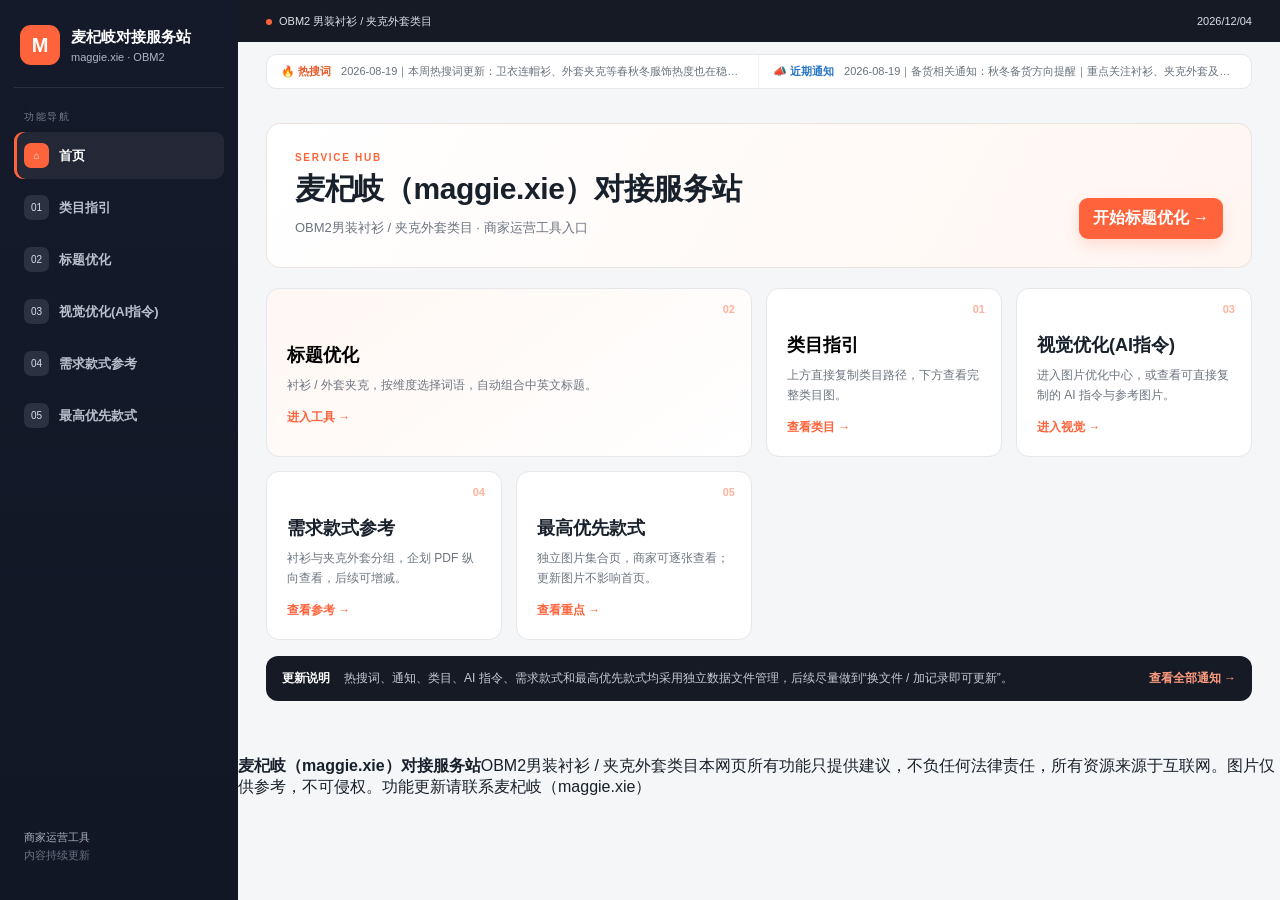
<file: index.html>
<!doctype html>
<html lang="zh-CN">
<head>
<meta charset="utf-8">
<meta name="viewport" content="width=device-width,initial-scale=1">
<title>麦杞岐（maggie.xie）对接服务站</title>
<meta name="description" content="OBM2男装衬衫与夹克外套类目商家运营工具入口">
<link rel="stylesheet" href="style.css">
</head>
<body>
<div id="app">
  <aside class="sidebar">
    <a class="brand-block" href="index.html" aria-label="返回首页"><span class="brand-mark">M</span><span class="brand-text"><strong>麦杞岐对接服务站</strong><small>maggie.xie · OBM2</small></span></a>
    <div class="side-caption">功能导航</div>
    <nav class="side-nav">
      <a class="nav-item active" href="index.html"><span>⌂</span><b>首页</b></a>
      <button class="nav-item" data-go="category"><i>01</i><b>类目指引</b></button>
      <button class="nav-item" data-go="title"><i>02</i><b>标题优化</b></button>
      <a class="nav-item" href="visual.html"><i>03</i><b>视觉优化(AI指令)</b></a>
      <a class="nav-item" href="reference.html"><i>04</i><b>需求款式参考</b></a>
      <a class="nav-item" href="priority.html"><i>05</i><b>最高优先款式</b></a>
    </nav>
    <div class="side-bottom">商家运营工具<br><span>内容持续更新</span></div>
  </aside>

  <div class="workspace">
    <header class="topbar"><div><span class="top-dot"></span>OBM2 男装衬衫 / 夹克外套类目</div><span id="today"></span></header>

    <section class="ticker-shell">
      <a class="ticker-item hot" href="notices.html?type=热搜词"><b>🔥 热搜词</b><span id="hotTicker">加载中…</span></a>
      <a class="ticker-item notice" href="notices.html"><b>📣 近期通知</b><span id="noticeTicker">加载中…</span></a>
    </section>

    <main>
      <section id="home" class="page active">
        <div class="page-head hero-head"><div><div class="eyebrow">SERVICE HUB</div><h1>麦杞岐（maggie.xie）对接服务站</h1><p>OBM2男装衬衫 / 夹克外套类目 · 商家运营工具入口</p></div><button class="primary" data-go="title">开始标题优化 →</button></div>
        <div class="quick-grid">
          <button class="quick-card featured" data-go="title"><span class="card-num">02</span><h3>标题优化</h3><p>衬衫 / 外套夹克，按维度选择词语，自动组合中英文标题。</p><span>进入工具 →</span></button>
          <button class="quick-card" data-go="category"><span class="card-num">01</span><h3>类目指引</h3><p>上方直接复制类目路径，下方查看完整类目图。</p><span>查看类目 →</span></button>
          <a class="quick-card" href="visual.html"><span class="card-num">03</span><h3>视觉优化(AI指令)</h3><p>进入图片优化中心，或查看可直接复制的 AI 指令与参考图片。</p><span>进入视觉 →</span></a>
          <a class="quick-card" href="reference.html"><span class="card-num">04</span><h3>需求款式参考</h3><p>衬衫与夹克外套分组，企划 PDF 纵向查看，后续可增减。</p><span>查看参考 →</span></a>
          <a class="quick-card" href="priority.html"><span class="card-num">05</span><h3>最高优先款式</h3><p>独立图片集合页，商家可逐张查看；更新图片不影响首页。</p><span>查看重点 →</span></a>
        </div>

        <div class="home-note"><b>更新说明</b><span>热搜词、通知、类目、AI 指令、需求款式和最高优先款式均采用独立数据文件管理，后续尽量做到“换文件 / 加记录即可更新”。</span><a href="notices.html">查看全部通知 →</a></div>
      </section>

      <section id="category" class="page">
        <div class="page-head"><div><div class="eyebrow">01 / CATEGORY</div><h2>类目指引</h2><p>上方是可复制类目路径，下方保留完整类目图。类目数据可独立更新。</p></div></div>
        <div class="category-filter" id="categoryFilters"></div>
        <div id="categoryList" class="category-list"></div>
        <div class="category-image-card"><div class="subhead"><div><b>类目指引图</b><span>原始类目图 · 仅作运营参考</span></div></div><img src="assets/category/category-guide.png" alt="类目指引图"></div>
      </section>

      <section id="title" class="page">
        <div class="page-head"><div><div class="eyebrow">02 / TITLE</div><h2>标题优化</h2><p>选择商品类型 → 按维度选词 → 自动组合中英文标题。<strong>生成标题不可以直接使用，请检查后使用。</strong></p></div></div>
        <div class="title-layout">
          <div class="builder-card"><div class="switch"><button class="product-tab active" data-product="shirt">衬衫 <small>Shirt</small></button><button class="product-tab" data-product="jacket">外套夹克 <small>Jacket / Outerwear</small></button></div><div class="rule-note">组合原则：先完成必选维度，再补充高优维度，最后按实际商品情况扩展属性。</div><div id="dimensionForm"></div></div>
          <div class="result-card"><div class="result-head"><div><span class="eyebrow">LIVE RESULT</span><h3>标题预览</h3></div><span class="score" id="score">0 / 100</span></div><div class="warning">⚠ 生成标题不可以直接使用，请检查后使用。请确认商品属性、品牌词、敏感词及商品实际情况。</div><label>中文标题</label><div class="title-output" id="zhOutput">请选择词语</div><button class="copy-btn" data-copy="zhOutput">复制中文标题</button><label>English Title</label><div class="title-output en" id="enOutput">Select keywords</div><button class="copy-btn" data-copy="enOutput">复制英文标题</button><div class="coverage" id="coverage"></div></div>
        </div>
      </section>
    </main>

    <footer><b>麦杞岐（maggie.xie）对接服务站</b><span>OBM2男装衬衫 / 夹克外套类目</span><span>本网页所有功能只提供建议，不负任何法律责任，所有资源来源于互联网。图片仅供参考，不可侵权。</span><span>功能更新请联系麦杞岐（maggie.xie）</span></footer>
  </div>
</div>
<script src="script.js"></script>
</body>
</html>
</file>
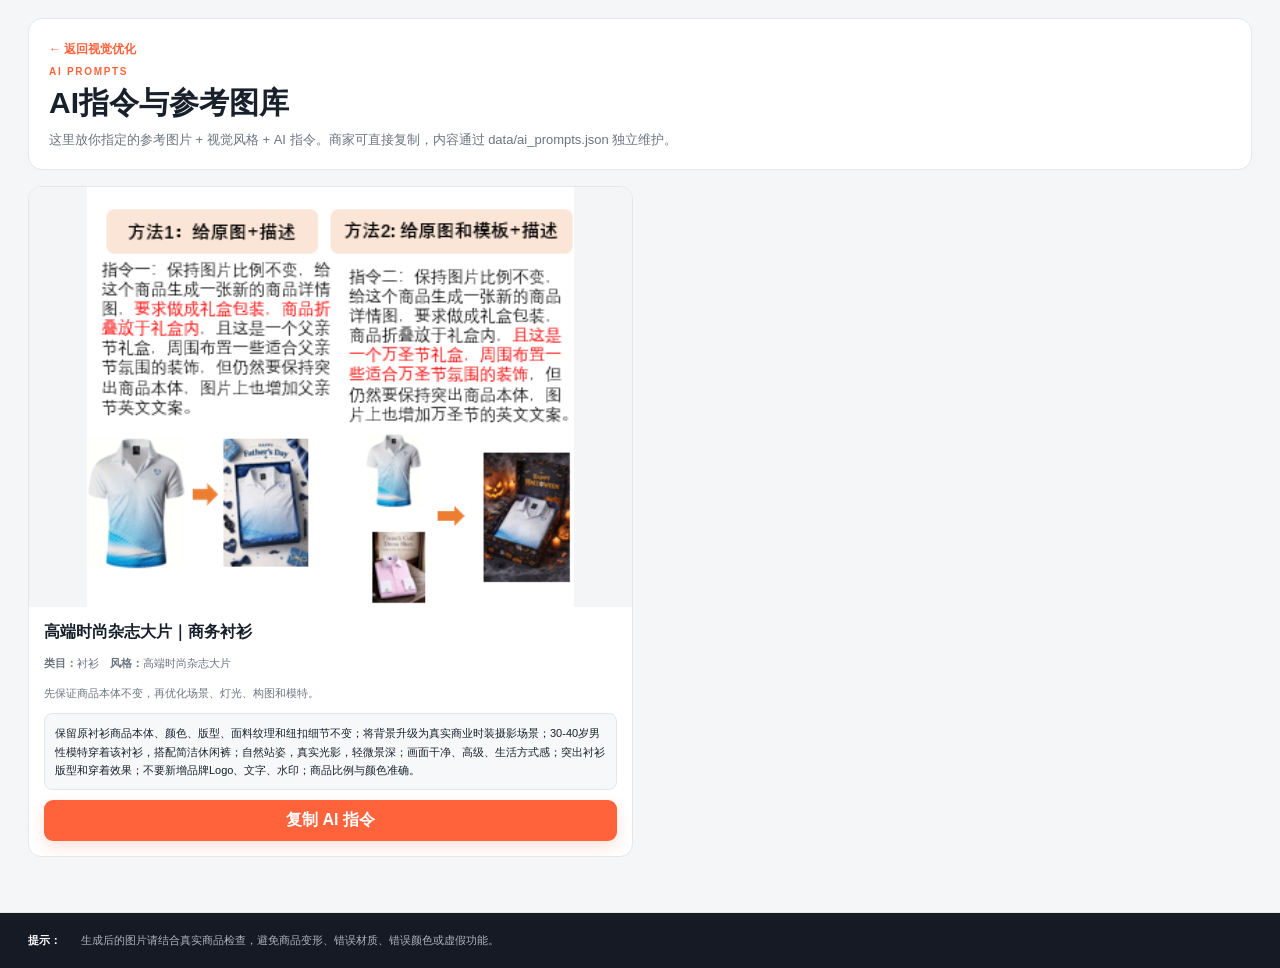
<file: ai-prompts.html>
<!doctype html><html lang="zh-CN"><head><meta charset="utf-8"><meta name="viewport" content="width=device-width,initial-scale=1"><title>AI指令与参考图库｜麦杞岐对接服务站</title><link rel="stylesheet" href="style.css"></head><body><div class="standalone-shell"><div class="standalone-head"><a class="back-link" href="visual.html">← 返回视觉优化</a><div class="eyebrow">AI PROMPTS</div><h1>AI指令与参考图库</h1><p>这里放你指定的参考图片 + 视觉风格 + AI 指令。商家可直接复制，内容通过 data/ai_prompts.json 独立维护。</p></div><div class="prompt-grid" id="list"></div></div><div class="footer-standalone"><b>提示：</b><span>生成后的图片请结合真实商品检查，避免商品变形、错误材质、错误颜色或虚假功能。</span></div><script>const $=s=>document.querySelector(s);async function init(){const d=await fetch('data/ai_prompts.json').then(r=>r.json());$('#list').innerHTML=d.items.map((x,i)=>`<article class="prompt-card"><img src="${x.image}" alt="${x.title}"><div class="prompt-card-body"><h3>${x.title}</h3><p><b>类目：</b>${x.category}　<b>风格：</b>${x.style}</p><p>${x.note||''}</p><div class="prompt-text" id="p${i}">${x.prompt}</div><button class="primary full" style="margin-top:10px" data-copy="p${i}">复制 AI 指令</button></div></article>`).join('');document.addEventListener('click',e=>{const b=e.target.closest('[data-copy]');if(b)navigator.clipboard.writeText($('#'+b.dataset.copy).innerText).then(()=>{const old=b.innerText;b.innerText='已复制 ✓';setTimeout(()=>b.innerText=old,1000)})})}init();</script></body></html>
</file>
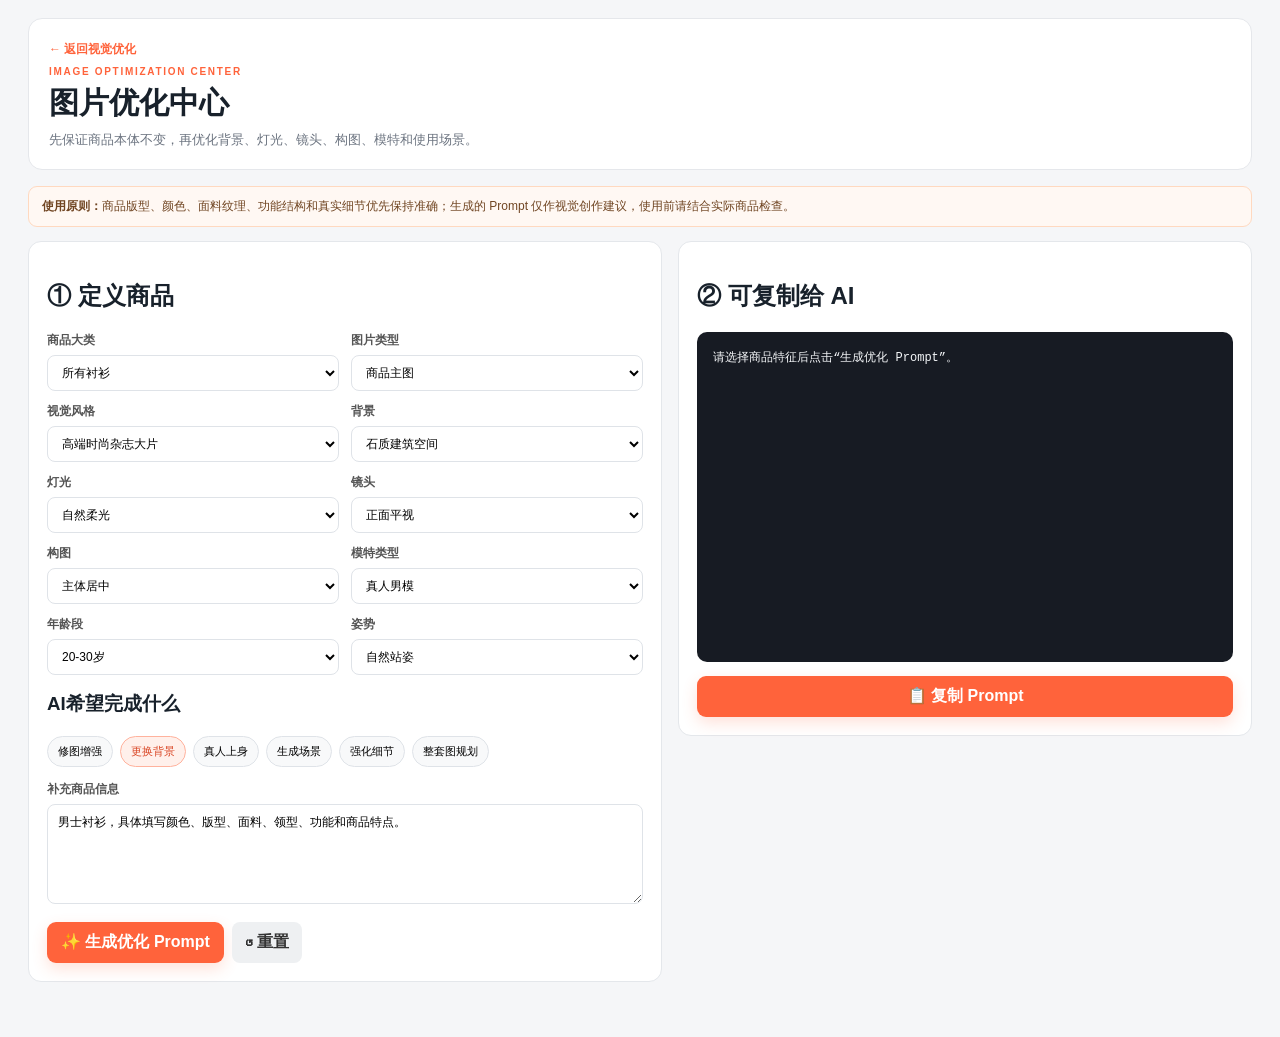
<file: image-optimization.html>
<!doctype html><html lang="zh-CN"><head><meta charset="utf-8"><meta name="viewport" content="width=device-width,initial-scale=1"><title>图片优化中心｜麦杞岐对接服务站</title><link rel="stylesheet" href="style.css"></head><body><div class="standalone-shell"><div class="standalone-head"><a class="back-link" href="visual.html">← 返回视觉优化</a><div class="eyebrow">IMAGE OPTIMIZATION CENTER</div><h1>图片优化中心</h1><p>先保证商品本体不变，再优化背景、灯光、镜头、构图、模特和使用场景。</p></div><div class="visual-note"><b>使用原则：</b>商品版型、颜色、面料纹理、功能结构和真实细节优先保持准确；生成的 Prompt 仅作视觉创作建议，使用前请结合实际商品检查。</div><div class="tool-layout"><section><div class="tool-card"><h2>① 定义商品</h2><div class="field-grid"><div class="field"><label>商品大类</label><select id="category"></select></div><div class="field"><label>图片类型</label><select id="imageType"></select></div><div class="field"><label>视觉风格</label><select id="style"></select></div><div class="field"><label>背景</label><select id="background"></select></div><div class="field"><label>灯光</label><select id="lighting"></select></div><div class="field"><label>镜头</label><select id="camera"></select></div><div class="field"><label>构图</label><select id="composition"></select></div><div class="field"><label>模特类型</label><select id="model"></select></div><div class="field"><label>年龄段</label><select id="age"></select></div><div class="field"><label>姿势</label><select id="pose"></select></div></div><h3 style="margin-top:16px">AI希望完成什么</h3><div class="option-row" id="tasks"></div><div class="field" style="margin-top:14px"><label>补充商品信息</label><textarea id="productInfo">男士衬衫，具体填写颜色、版型、面料、领型、功能和商品特点。</textarea></div><div class="actions"><button class="primary" id="generate">✨ 生成优化 Prompt</button><button class="secondary" id="reset">↺ 重置</button></div></div></section><aside><div class="result-card2"><h2>② 可复制给 AI</h2><div class="prompt-box" id="prompt">请选择商品特征后点击“生成优化 Prompt”。</div><div class="actions"><button class="primary full" id="copy">📋 复制 Prompt</button></div></div></aside></div></div><script>let data={};let task='更换背景';const $=s=>document.querySelector(s);async function init(){data=await fetch('data/visual_tool_options.json').then(r=>r.json());[['category','categories'],['imageType','imageTypes'],['style','styles'],['background','backgrounds'],['lighting','lighting'],['camera','camera'],['composition','composition'],['model','model'],['age','age'],['pose','pose']].forEach(([id,k])=>$("#"+id).innerHTML=data[k].map((x,i)=>`<option>${x}</option>`).join(''));$('#tasks').innerHTML=data.tasks.map(x=>`<button class="option ${x===task?'active':''}" data-task="${x}">${x}</button>`).join('');document.querySelectorAll('[data-task]').forEach(b=>b.onclick=()=>{task=b.dataset.task;document.querySelectorAll('[data-task]').forEach(x=>x.classList.toggle('active',x===b))});$('#generate').onclick=generate;$('#reset').onclick=()=>{location.reload()};$('#copy').onclick=()=>navigator.clipboard.writeText($('#prompt').innerText).then(()=>$('#copy').innerText='已复制 ✓');}function val(id){return $('#'+id).value}function generate(){const p=`请基于我提供的原始商品图片进行视觉优化。\n\n【商品】${val('category')}；${$('#productInfo').value}\n【图片任务】${task}\n【图片类型】${val('imageType')}\n【视觉风格】${val('style')}\n【背景】${val('background')}\n【灯光】${val('lighting')}\n【镜头】${val('camera')}\n【构图】${val('composition')}\n【模特】${val('model')}，${val('age')}，${val('pose')}\n\n【核心要求】严格保持原商品的版型、颜色、面料纹理、纽扣/拉链、口袋、图案、比例及功能细节不变；不得凭空改变商品设计。画面真实自然，商业时装摄影质感，突出商品本身和穿着效果。不要新增品牌Logo、文字、水印或虚假功能。若原图存在细节不清，应优先保持原图信息，不要臆造。\n\n【输出】${val('imageType')}，画面干净、高级、适合商品展示。`;$('#prompt').textContent=p}init();</script></body></html>
</file>
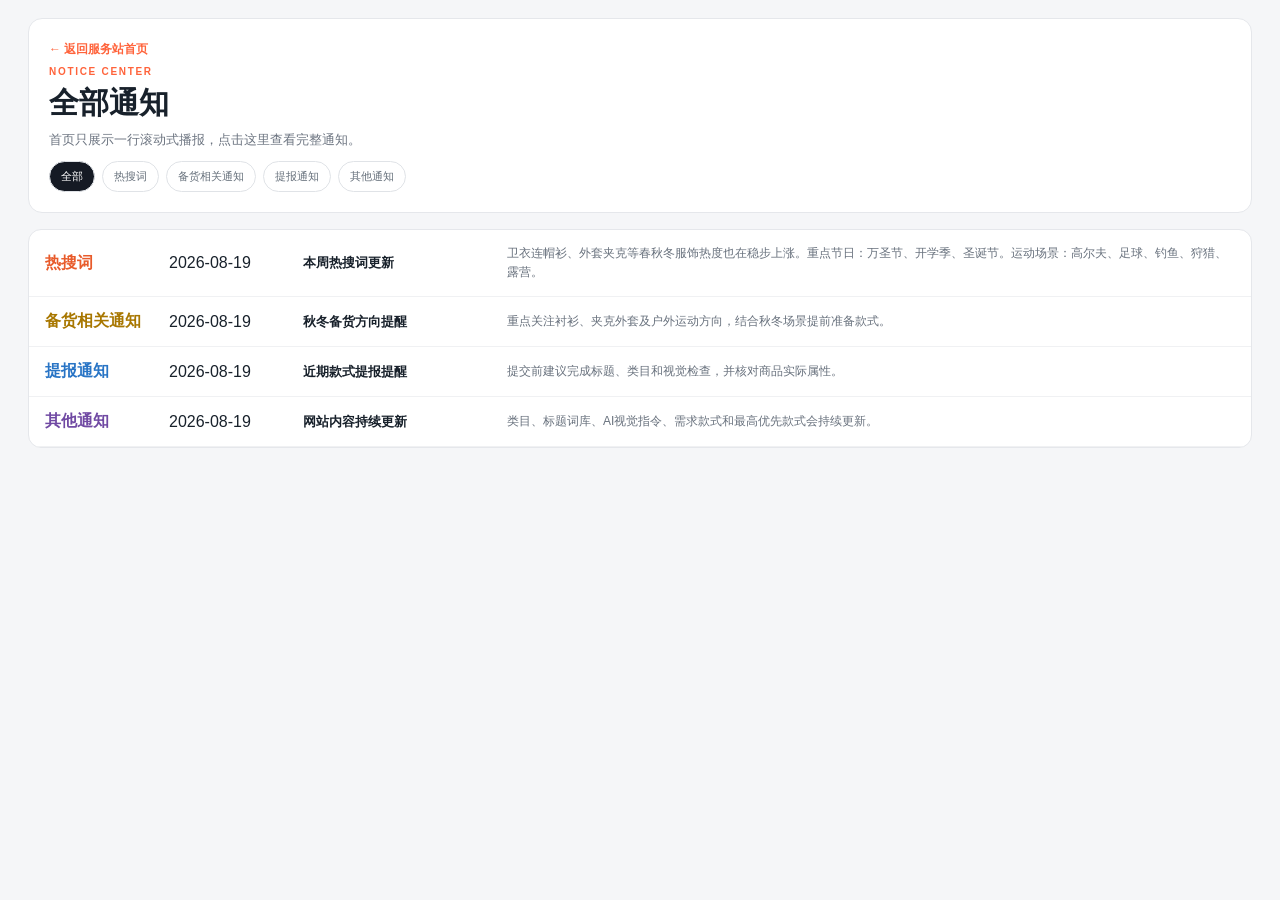
<file: notices.html>
<!doctype html><html lang="zh-CN"><head><meta charset="utf-8"><meta name="viewport" content="width=device-width,initial-scale=1"><title>全部通知｜麦杞岐对接服务站</title><link rel="stylesheet" href="style.css"></head><body><div class="standalone-shell"><div class="standalone-head"><a class="back-link" href="index.html">← 返回服务站首页</a><div class="eyebrow">NOTICE CENTER</div><h1>全部通知</h1><p>首页只展示一行滚动式播报，点击这里查看完整通知。</p><div class="notice-filters" id="filters" style="margin-top:12px"></div></div><div class="notice-full"><div class="notice-full-list" id="list"></div></div></div><script>let notices=[];let filter=new URLSearchParams(location.search).get('type')||'全部';const $=s=>document.querySelector(s);async function init(){notices=(await fetch('data/notices.json').then(r=>r.json())).notices||[];render()}function render(){const types=['全部','热搜词','备货相关通知','提报通知','其他通知'];$('#filters').innerHTML=types.map(x=>`<button class="notice-filter ${filter===x?'active':''}" data-filter="${x}">${x}</button>`).join('');const arr=notices.filter(x=>filter==='全部'||x.type===filter).sort((a,b)=>String(b.date).localeCompare(String(a.date)));$('#list').innerHTML=arr.map(n=>`<article class="notice-full-item"><span class="type ${n.level}">${n.type}</span><span>${n.date}</span><h4>${n.title}</h4><p>${n.content}</p></article>`).join('');document.querySelectorAll('[data-filter]').forEach(b=>b.onclick=()=>{filter=b.dataset.filter;render()})}init();</script></body></html>
</file>
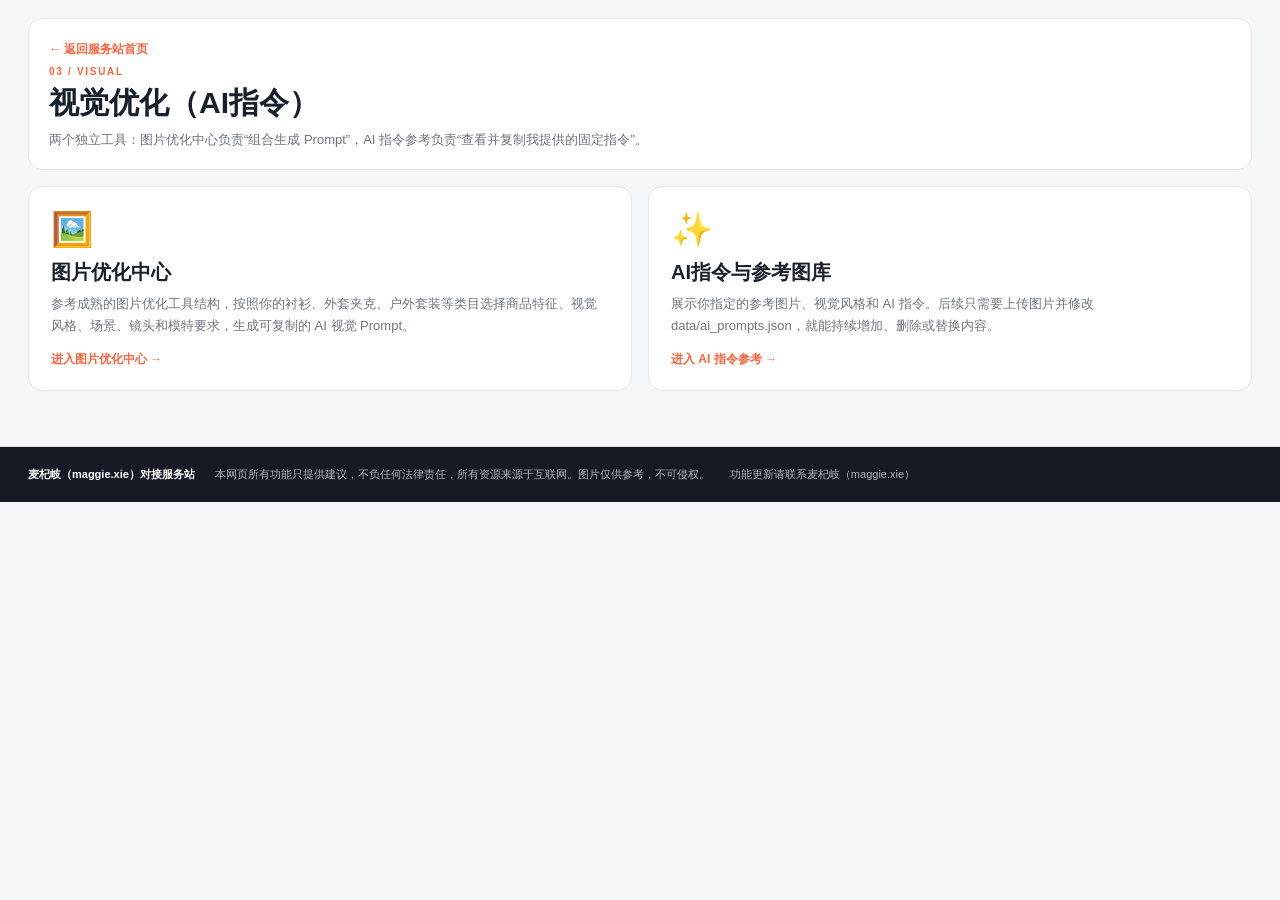
<file: visual.html>
<!doctype html><html lang="zh-CN"><head><meta charset="utf-8"><meta name="viewport" content="width=device-width,initial-scale=1"><title>视觉优化（AI指令）｜麦杞岐对接服务站</title><link rel="stylesheet" href="style.css"></head><body><div class="standalone-shell"><div class="standalone-head"><a class="back-link" href="index.html">← 返回服务站首页</a><div class="eyebrow">03 / VISUAL</div><h1>视觉优化（AI指令）</h1><p>两个独立工具：图片优化中心负责“组合生成 Prompt”，AI 指令参考负责“查看并复制我提供的固定指令”。</p></div><div class="entry-grid"><a class="entry-card" href="image-optimization.html"><div class="entry-icon">🖼️</div><h2>图片优化中心</h2><p>参考成熟的图片优化工具结构，按照你的衬衫、外套夹克、户外套装等类目选择商品特征、视觉风格、场景、镜头和模特要求，生成可复制的 AI 视觉 Prompt。</p><span>进入图片优化中心 →</span></a><a class="entry-card" href="ai-prompts.html"><div class="entry-icon">✨</div><h2>AI指令与参考图库</h2><p>展示你指定的参考图片、视觉风格和 AI 指令。后续只需要上传图片并修改 data/ai_prompts.json，就能持续增加、删除或替换内容。</p><span>进入 AI 指令参考 →</span></a></div></div><div class="footer-standalone"><b>麦杞岐（maggie.xie）对接服务站</b><span>本网页所有功能只提供建议，不负任何法律责任，所有资源来源于互联网。图片仅供参考，不可侵权。</span><span>功能更新请联系麦杞岐（maggie.xie）</span></div></body></html>
</file>
<file: style.css>
*{box-sizing:border-box}html{scroll-behavior:smooth}body{margin:0;font-family:Inter,"Microsoft YaHei","PingFang SC",Arial,sans-serif;background:#f5f6f8;color:#18212b}button{font:inherit;cursor:pointer}a{text-decoration:none;color:inherit}.sidebar{position:fixed;left:0;top:0;bottom:0;width:238px;background:linear-gradient(180deg,#151a2a,#111725);color:#fff;padding:22px 14px;z-index:20;display:flex;flex-direction:column}.brand-block{border:0;background:transparent;color:#fff;text-align:left;display:flex;gap:11px;align-items:center;padding:3px 6px 22px;border-bottom:1px solid #ffffff18}.brand-mark{width:40px;height:40px;border-radius:11px;background:#ff633b;display:grid;place-items:center;font-size:20px;font-weight:900}.brand-text{display:flex;flex-direction:column;gap:4px}.brand-text strong{font-size:15px}.brand-text small{font-size:11px;color:#aeb5c4}.side-caption{font-size:10px;color:#747d90;letter-spacing:1.5px;margin:22px 10px 8px}.side-nav{display:flex;flex-direction:column;gap:5px}.nav-item{border:0;background:transparent;color:#b8bfcd;border-radius:9px;padding:11px 10px;display:flex;align-items:center;gap:10px;text-align:left}.nav-item:hover,.nav-item.active{background:#ffffff10;color:#fff}.nav-item.active{box-shadow:inset 3px 0 #ff633b}.nav-item i,.nav-item span{font-style:normal;width:25px;height:25px;border-radius:7px;display:grid;place-items:center;background:#2b3141;color:#d7dce6;font-size:10px}.nav-item.active i,.nav-item.active span{background:#ff633b;color:#fff}.nav-item b{font-size:13px}.side-bottom{margin-top:auto;padding:13px 10px;font-size:11px;line-height:1.7;color:#a8afbd}.side-bottom span{color:#697284}.workspace{margin-left:238px;min-height:100vh}.topbar{height:42px;background:#151a24;color:#dce1e9;display:flex;align-items:center;justify-content:space-between;padding:0 28px;font-size:11px}.top-dot{display:inline-block;width:6px;height:6px;border-radius:50%;background:#ff633b;margin-right:7px}.ticker-shell{margin:12px 28px 0;background:#fff;border:1px solid #e5e7eb;border-radius:10px;display:grid;grid-template-columns:1fr 1fr;overflow:hidden}.ticker-item{min-width:0;padding:9px 14px;display:flex;align-items:center;gap:10px;border-right:1px solid #edf0f3;white-space:nowrap;overflow:hidden}.ticker-item:last-child{border-right:0}.ticker-item b{font-size:11px;flex:0 0 auto}.ticker-item span{font-size:11px;color:#68717d;overflow:hidden;text-overflow:ellipsis}.ticker-item.hot b{color:#e85b2b}.ticker-item.notice b{color:#2874c5}.ticker-item:hover{background:#fff8f5}.notice-full{background:#fff;border:1px solid #e5e7eb;border-radius:13px;overflow:hidden}.notice-full-head{padding:14px 16px;border-bottom:1px solid #edf0f3;display:flex;justify-content:space-between;align-items:center}.notice-full-list{display:flex;flex-direction:column}.notice-full-item{display:grid;grid-template-columns:110px 120px 190px 1fr;gap:14px;align-items:center;padding:14px 16px;border-bottom:1px solid #f0f1f3}.notice-full-item h4{margin:0;font-size:13px}.notice-full-item p{margin:0;color:#68717d;font-size:12px;line-height:1.6}.type{font-weight:800}.type.hot{color:#e85b2b}.type.stock{color:#a87700}.type.submit{color:#2874c5}.type.other{color:#7049a3}main{padding:26px 28px 55px;max-width:1450px}.page{display:none}.page.active{display:block}.page-head{display:flex;align-items:flex-end;justify-content:space-between;margin:8px 0 20px}.hero-head{background:linear-gradient(120deg,#fff,#fff6f2);border:1px solid #ece3df;border-radius:14px;padding:28px}.eyebrow{font-size:10px;letter-spacing:1.7px;color:#ff633b;font-weight:900;margin-bottom:6px}.page-head h1,.page-head h2{margin:0 0 7px;font-size:30px;letter-spacing:-.4px}.page-head p{margin:0;color:#6c7480;font-size:13px;line-height:1.7}.page-head p strong{color:#e24e2a}.primary{border:0;background:#ff633b;color:#fff;border-radius:9px;padding:10px 14px;font-weight:800;box-shadow:0 6px 15px #ff633b30}.quick-grid{display:grid;grid-template-columns:repeat(4,1fr);gap:14px}.quick-card{position:relative;text-align:left;background:#fff;border:1px solid #e5e7eb;border-radius:13px;padding:20px;min-height:150px;transition:.2s}.quick-card.featured{grid-column:span 2;background:linear-gradient(145deg,#fff7f3,#fff)}.quick-card:hover{transform:translateY(-2px);border-color:#ffc0ad;box-shadow:0 10px 24px #11182710}.quick-card h3{margin:24px 0 8px;font-size:18px}.quick-card p{margin:0;color:#6d7580;font-size:12px;line-height:1.7}.quick-card>span:last-child{display:block;margin-top:13px;color:#ff633b;font-size:12px;font-weight:800}.card-num{position:absolute;top:14px;right:16px;color:#ffb29d;font-size:11px;font-weight:900}.home-note{margin-top:16px;background:#151a24;color:#fff;border-radius:12px;padding:14px 16px;display:flex;align-items:center;gap:14px;font-size:12px}.home-note span{color:#c6cbd4;flex:1}.home-note a{color:#ff9b7e;font-weight:800}.category-filter{display:flex;gap:7px;flex-wrap:wrap;margin-bottom:12px}.filter{border:1px solid #e0e3e7;background:#fff;color:#66707b;border-radius:8px;padding:9px 13px;font-size:12px}.filter.active{background:#151a24;color:#fff;border-color:#151a24}.category-list{display:grid;grid-template-columns:repeat(2,1fr);gap:8px}.path-item{background:#fff;border:1px solid #e4e7eb;border-radius:10px;padding:11px 12px}.path-top{display:flex;justify-content:space-between;gap:12px;margin-bottom:5px}.path-top b{font-size:13px}.path-top span{font-size:10px;color:#999}.path-text{font-size:11px;color:#66707b;line-height:1.45;word-break:break-all}.mini-copy{margin-top:7px;border:0;background:#fff0eb;color:#e95331;border-radius:7px;padding:6px 9px;font-size:10px;font-weight:800}.category-image-card{margin-top:16px;background:#fff;border:1px solid #e4e7eb;border-radius:13px;padding:14px}.subhead{display:flex;justify-content:space-between;align-items:center;margin-bottom:10px}.subhead b{font-size:15px}.subhead span{margin-left:8px;color:#999;font-size:10px}.category-image-card img{display:block;width:100%;height:auto;border:1px solid #eee;border-radius:8px}.title-layout{display:grid;grid-template-columns:minmax(0,1.55fr) minmax(320px,.75fr);gap:16px;align-items:start}.builder-card,.result-card{background:#fff;border:1px solid #e4e7eb;border-radius:13px}.builder-card{padding:15px}.result-card{padding:17px;position:sticky;top:14px}.switch{display:grid;grid-template-columns:1fr 1fr;gap:7px;margin-bottom:10px}.product-tab{border:1px solid #e0e3e7;background:#f5f6f8;color:#68717c;border-radius:8px;padding:10px;font-weight:800}.product-tab small{font-weight:500;color:#999}.product-tab.active{background:#151a24;color:#fff;border-color:#151a24}.rule-note{font-size:12px;line-height:1.6;background:#fff8f5;border:1px solid #ffe2d8;color:#7b655d;border-radius:8px;padding:9px;margin-bottom:13px}.dim-block{padding:13px 0;border-bottom:1px solid #eef0f2}.dim-head{display:flex;justify-content:space-between;align-items:center;margin-bottom:8px}.dim-head b{font-size:13px}.dim-badge{font-size:9px;padding:4px 6px;border-radius:5px}.dim-badge.required{background:#fff0eb;color:#e95230}.dim-badge.high{background:#eef7ff;color:#2874bd}.dim-badge.extra{background:#f3f4f6;color:#737a83}.options{display:flex;flex-wrap:wrap;gap:7px}.opt{border:1px solid #dfe3e8;background:#fff;border-radius:7px;padding:7px 9px;color:#27313c;font-size:11px;text-align:left}.opt small{color:#9097a1;font-size:10px}.opt:hover{border-color:#ffae98}.opt.selected{background:#fff0eb;border-color:#ff633b;color:#d94625}.result-head{display:flex;justify-content:space-between;align-items:center}.result-head h3{margin:0;font-size:18px}.score{background:#151a24;color:#fff;border-radius:8px;padding:7px 9px;font-size:11px;font-weight:900}.warning{margin:12px 0 15px;padding:10px;background:#fff7f3;border:1px solid #ffe0d5;color:#b4492f;border-radius:8px;font-size:11px;line-height:1.6}.result-card label{display:block;margin:11px 0 5px;font-size:11px;color:#8a919b;font-weight:800}.title-output{background:#f8f9fa;border:1px solid #e3e6e9;border-radius:8px;padding:10px;font-size:13px;line-height:1.6;min-height:50px}.title-output.en{font-family:Arial,sans-serif}.copy-btn{margin-top:6px;border:0;background:#151a24;color:#fff;border-radius:7px;padding:7px 10px;font-size:10px;font-weight:800}.coverage{margin-top:12px;display:flex;flex-wrap:wrap;gap:5px}.coverage span{font-size:9px;padding:4px 6px;background:#f2f3f5;border-radius:5px;color:#737b85}.coverage span.ok{background:#eaf8ee;color:#238447}.standalone-shell{max-width:1500px;margin:0 auto;padding:18px 28px 55px}.standalone-head{background:#fff;border:1px solid #e5e7eb;border-radius:14px;padding:20px;margin-bottom:16px}.back-link{display:inline-block;color:#ff633b;font-size:12px;font-weight:800;margin-bottom:8px}.standalone-head h1{margin:0 0 7px;font-size:30px}.standalone-head p{margin:0;color:#6c7480;font-size:13px}.entry-grid{display:grid;grid-template-columns:1fr 1fr;gap:16px}.entry-card{background:#fff;border:1px solid #e4e7eb;border-radius:14px;padding:22px;transition:.2s}.entry-card:hover{transform:translateY(-2px);border-color:#ffb09a;box-shadow:0 10px 24px #11182710}.entry-icon{font-size:34px}.entry-card h2{margin:10px 0 7px;font-size:20px}.entry-card p{margin:0;color:#6d7580;font-size:13px;line-height:1.7}.entry-card span{display:block;margin-top:14px;color:#ff633b;font-weight:800;font-size:12px}.tool-layout{display:grid;grid-template-columns:minmax(0,1.05fr) minmax(340px,.95fr);gap:16px}.tool-card,.result-card2{background:#fff;border:1px solid #e4e7eb;border-radius:13px;padding:18px}.field-grid{display:grid;grid-template-columns:1fr 1fr;gap:12px}.field label{display:block;font-size:12px;font-weight:800;color:#555;margin-bottom:6px}.field select,.field input,.field textarea{width:100%;border:1px solid #dfe3e8;border-radius:8px;padding:9px 10px;font-size:12px;background:#fff}.field textarea{min-height:100px;resize:vertical}.option-row{display:flex;flex-wrap:wrap;gap:7px;margin-top:8px}.option{border:1px solid #dfe3e8;background:#f8f9fa;border-radius:999px;padding:7px 10px;font-size:11px}.option.active{background:#fff0eb;border-color:#ffb29d;color:#d94625}.actions{display:flex;gap:8px;flex-wrap:wrap;margin-top:14px}.secondary{border:0;background:#eef0f2;color:#333;border-radius:8px;padding:9px 13px;font-weight:800}.prompt-box{background:#171b23;color:#f5f7f9;border-radius:10px;padding:16px;min-height:330px;font-family:ui-monospace,SFMono-Regular,Menlo,Consolas,monospace;font-size:12px;line-height:1.7;white-space:pre-wrap;word-break:break-word}.visual-note{margin:0 0 14px;padding:11px 13px;background:#fff8f3;border:1px solid #ffd9c0;border-radius:9px;color:#704522;font-size:12px}.prompt-grid{display:grid;grid-template-columns:repeat(2,1fr);gap:14px}.prompt-card{background:#fff;border:1px solid #e4e7eb;border-radius:13px;overflow:hidden}.prompt-card img{display:block;width:100%;max-height:420px;object-fit:contain;background:#f4f5f6}.prompt-card-body{padding:15px}.prompt-card-body h3{margin:0 0 5px;font-size:16px}.prompt-card-body p{font-size:11px;color:#6d7580;line-height:1.7}.prompt-text{margin-top:10px;background:#f7f8fa;border:1px solid #e3e6e9;border-radius:8px;padding:10px;font-size:11px;line-height:1.65;white-space:pre-wrap;max-height:230px;overflow:auto}.full{width:100%}.reference-group{margin-bottom:28px}.reference-group h2{font-size:21px;margin:0 0 10px}.reference-stack{display:flex;flex-direction:column;gap:16px}.pdf-card{background:#fff;border:1px solid #e4e7eb;border-radius:13px;padding:12px}.pdf-title{display:flex;justify-content:space-between;margin-bottom:9px;font-size:14px}.pdf-title span{font-size:10px;color:#999}.pdf-card iframe{width:100%;height:720px;border:1px solid #e6e7ea;border-radius:8px;background:#f3f4f6}.pdf-card>a{display:block;margin-top:8px;color:#ff633b;font-size:11px;font-weight:800}.priority-tabs{display:flex;gap:8px;margin-bottom:14px}.priority-tab{border:0;background:#eceef1;color:#6d737b;border-radius:8px;padding:9px 14px;font-size:12px;font-weight:800}.priority-tab.active{background:#151a24;color:#fff}.priority-grid{display:grid;grid-template-columns:repeat(4,1fr);gap:14px}.priority-card{background:#fff;border:1px solid #e4e7eb;border-radius:12px;padding:8px;cursor:pointer}.priority-card img{display:block;width:100%;aspect-ratio:3/4;object-fit:contain;background:#f5f6f8;border-radius:8px}.priority-card b{display:block;padding:8px 4px 2px;font-size:12px}.priority-card small{display:block;padding:0 4px 6px;color:#9a9fa6;font-size:10px}.lightbox{position:fixed;inset:0;background:#10131add;z-index:100;display:none;align-items:center;justify-content:center;padding:30px}.lightbox.open{display:flex}.lightbox img{max-width:92vw;max-height:88vh;background:#fff;border-radius:10px}.lightbox button{position:absolute;top:18px;right:20px;background:#fff;color:#151a24;border:0;border-radius:999px;width:38px;height:38px;font-size:20px}.notice-filters{display:flex;gap:7px;flex-wrap:wrap}.notice-filter{border:1px solid #e0e3e7;background:#fff;color:#66707b;border-radius:999px;padding:7px 11px;font-size:11px}.notice-filter.active{background:#151a24;color:#fff}.footer-standalone{border-top:1px solid #e4e6e9;background:#151a24;color:#fff;padding:20px 28px;font-size:11px;display:flex;gap:20px;flex-wrap:wrap}.footer-standalone span{color:#aeb4bf}@media(max-width:1050px){.sidebar{width:205px}.workspace{margin-left:205px}.category-list,.prompt-grid,.entry-grid,.tool-layout{grid-template-columns:1fr}.priority-grid{grid-template-columns:repeat(3,1fr)}.notice-full-item{grid-template-columns:100px 110px 150px 1fr}}@media(max-width:750px){.sidebar{position:static;width:100%;height:auto;padding:10px}.side-caption,.side-bottom{display:none}.brand-block{padding-bottom:10px}.side-nav{display:grid;grid-template-columns:repeat(3,1fr)}.nav-item{padding:7px}.nav-item b{font-size:10px}.workspace{margin-left:0}.topbar{padding:0 14px}.ticker-shell{margin:10px 12px;grid-template-columns:1fr}.ticker-item{border-right:0;border-bottom:1px solid #edf0f3}.ticker-item:last-child{border-bottom:0}main,.standalone-shell{padding:18px 12px 40px}.page-head{align-items:flex-start;flex-direction:column;gap:10px}.hero-head{padding:20px}.page-head h1,.page-head h2,.standalone-head h1{font-size:25px}.quick-grid{grid-template-columns:1fr}.quick-card.featured{grid-column:span 1}.field-grid{grid-template-columns:1fr}.priority-grid{grid-template-columns:repeat(2,1fr)}.pdf-card iframe{height:520px}.notice-full-item{grid-template-columns:80px 1fr}.notice-full-item h4,.notice-full-item p{grid-column:2}.home-note{align-items:flex-start;flex-direction:column}}
/* ===== V2.1 priority single-page Excel lookbook ===== */
.priority-page{background:#f2f1ef;color:#181818}.priority-side{position:fixed;left:0;top:0;bottom:0;width:250px;background:#151515;color:#fff;padding:26px 18px;display:flex;flex-direction:column;z-index:30}.priority-back{font-size:12px;color:#d9d9d9;margin-bottom:36px}.priority-side-title span{display:block;color:#ff633b;font-size:10px;letter-spacing:1.8px;font-weight:900}.priority-side-title strong{display:block;font-size:22px;margin-top:7px}.priority-nav{margin-top:28px;overflow:auto}.priority-nav-group{padding:14px 0;border-top:1px solid #ffffff1a}.priority-nav button{display:block;width:100%;border:0;text-align:left;background:transparent;color:#a9a9a9;padding:8px 10px;border-radius:7px}.priority-nav-cat{font-size:15px;font-weight:900;color:#fff!important}.priority-nav-region{font-size:12px;padding-left:20px!important}.priority-nav button.active,.priority-nav button:hover{background:#ffffff12;color:#fff}.priority-nav button.active{box-shadow:inset 3px 0 #ff633b}.priority-side-note{margin-top:auto;color:#8d8d8d;font-size:10px;line-height:1.7}.priority-main{margin-left:250px;padding:28px 38px 60px;max-width:1800px}.priority-hero{background:#171717;color:#fff;border-radius:18px;padding:34px 38px;margin-bottom:16px}.priority-hero .eyebrow{color:#ff633b}.priority-hero h1{font-size:42px;letter-spacing:-1px;margin:0 0 8px}.priority-hero p{margin:0;color:#c7c7c7;font-size:13px;line-height:1.8;max-width:760px}.priority-submit-tip{display:inline-block;margin-top:20px;padding:11px 14px;border:1px solid #ffffff22;border-radius:999px;background:#ffffff0c;color:#f3f3f3;font-size:12px}.priority-submit-tip b{color:#ffb199}.priority-status{background:#fff;border:1px solid #e1ded9;border-radius:10px;padding:10px 14px;margin-bottom:22px;font-size:12px;color:#67635e}.priority-status.error{color:#b84328;background:#fff5f1}.priority-category{padding:44px 0 10px;scroll-margin-top:20px}.priority-category-head{display:flex;align-items:baseline;gap:14px;border-bottom:2px solid #171717;padding-bottom:12px;margin-bottom:22px}.priority-category-head span{font-size:10px;letter-spacing:1.5px;color:#ff633b;font-weight:900}.priority-category-head h2{font-size:34px;margin:0}.priority-category-head em{font-size:11px;color:#888;font-style:normal}.priority-region{padding:20px 0 32px;scroll-margin-top:20px}.priority-region-head{display:flex;align-items:baseline;justify-content:space-between;margin-bottom:13px}.priority-region-head h3{font-size:20px;margin:0}.priority-region-head span{font-size:10px;color:#8b8b8b}.priority-style-grid{display:grid;grid-template-columns:repeat(4,minmax(0,1fr));gap:16px}.priority-style-card{background:#fff;border:1px solid #e2dfda;border-radius:12px;padding:8px;transition:.2s}.priority-style-card:hover{transform:translateY(-3px);box-shadow:0 14px 30px #1d1d1d12}.priority-image-btn{display:block;width:100%;border:0;background:#eceae7;border-radius:8px;padding:0;overflow:hidden;cursor:zoom-in}.priority-image-btn img{display:block;width:100%;aspect-ratio:3/4;object-fit:contain;transition:transform .35s}.priority-style-card:hover img{transform:scale(1.025)}.priority-meta{padding:9px 4px 4px}.priority-meta>div{display:grid;grid-template-columns:76px minmax(0,1fr) auto;gap:5px;align-items:start;margin:6px 0;font-size:10px}.priority-meta span{color:#999}.priority-meta b{font-weight:700;word-break:break-all;line-height:1.5}.priority-copy{border:0;background:#fff0eb;color:#d84d2b;border-radius:5px;padding:3px 6px;font-size:9px;font-weight:800;cursor:pointer}.priority-empty{border:1px dashed #d5d1cb;border-radius:10px;padding:24px;color:#999;font-size:12px;background:#faf9f7}.priority-disclaimer{margin-top:38px;background:#fff7f3;border:1px solid #f0d8cd;border-radius:12px;padding:18px}.priority-disclaimer b{color:#b94b31}.priority-disclaimer p{margin:8px 0 0;color:#6e625d;font-size:11px;line-height:1.8}.priority-lightbox{position:fixed;inset:0;background:#090909e8;z-index:100;display:none;align-items:center;justify-content:center;padding:30px 90px}.priority-lightbox.open{display:flex}.priority-lightbox-panel{max-width:min(1100px,85vw);max-height:92vh;overflow:auto;background:#fff;border-radius:12px;padding:12px}.priority-lightbox-panel img{display:block;max-width:100%;max-height:72vh;margin:auto;background:#f4f4f4}.priority-lightbox-info{display:grid;grid-template-columns:repeat(3,1fr);gap:10px;padding:13px 6px}.priority-lightbox-info>div{display:flex;flex-wrap:wrap;gap:5px;align-items:center;font-size:11px}.priority-lightbox-info span{color:#999}.priority-lightbox-info b{word-break:break-all}.priority-lightbox-close,.priority-lightbox-prev,.priority-lightbox-next{position:absolute;border:0;color:#fff;background:#ffffff18;border-radius:50%;width:42px;height:42px;font-size:30px;z-index:2}.priority-lightbox-close{top:18px;right:20px}.priority-lightbox-prev{left:22px;top:50%}.priority-lightbox-next{right:22px;top:50%}.priority-search-btn{width:100%;border:0;border-radius:8px;background:#171717;color:#fff;padding:11px;font-size:12px;font-weight:800;cursor:pointer}@media(max-width:1200px){.priority-style-grid{grid-template-columns:repeat(3,1fr)}}@media(max-width:850px){.priority-side{position:static;width:100%;padding:15px}.priority-back{margin-bottom:14px}.priority-nav{display:flex;gap:8px;overflow:auto;margin-top:12px}.priority-nav-group{display:flex;gap:4px;border:0;padding:0;flex:0 0 auto}.priority-nav button{white-space:nowrap}.priority-nav-cat{border:1px solid #ffffff33!important}.priority-side-note{display:none}.priority-main{margin-left:0;padding:14px}.priority-hero{padding:24px 20px}.priority-hero h1{font-size:30px}.priority-style-grid{grid-template-columns:repeat(2,minmax(0,1fr));gap:9px}.priority-category{padding-top:30px}.priority-category-head h2{font-size:27px}.priority-meta>div{grid-template-columns:1fr auto}.priority-meta span{grid-column:1/-1}.priority-lightbox{padding:15px}.priority-lightbox-panel{max-width:100%;width:100%}.priority-lightbox-info{grid-template-columns:1fr}.priority-lightbox-prev{left:5px}.priority-lightbox-next{right:5px}}
</file>
